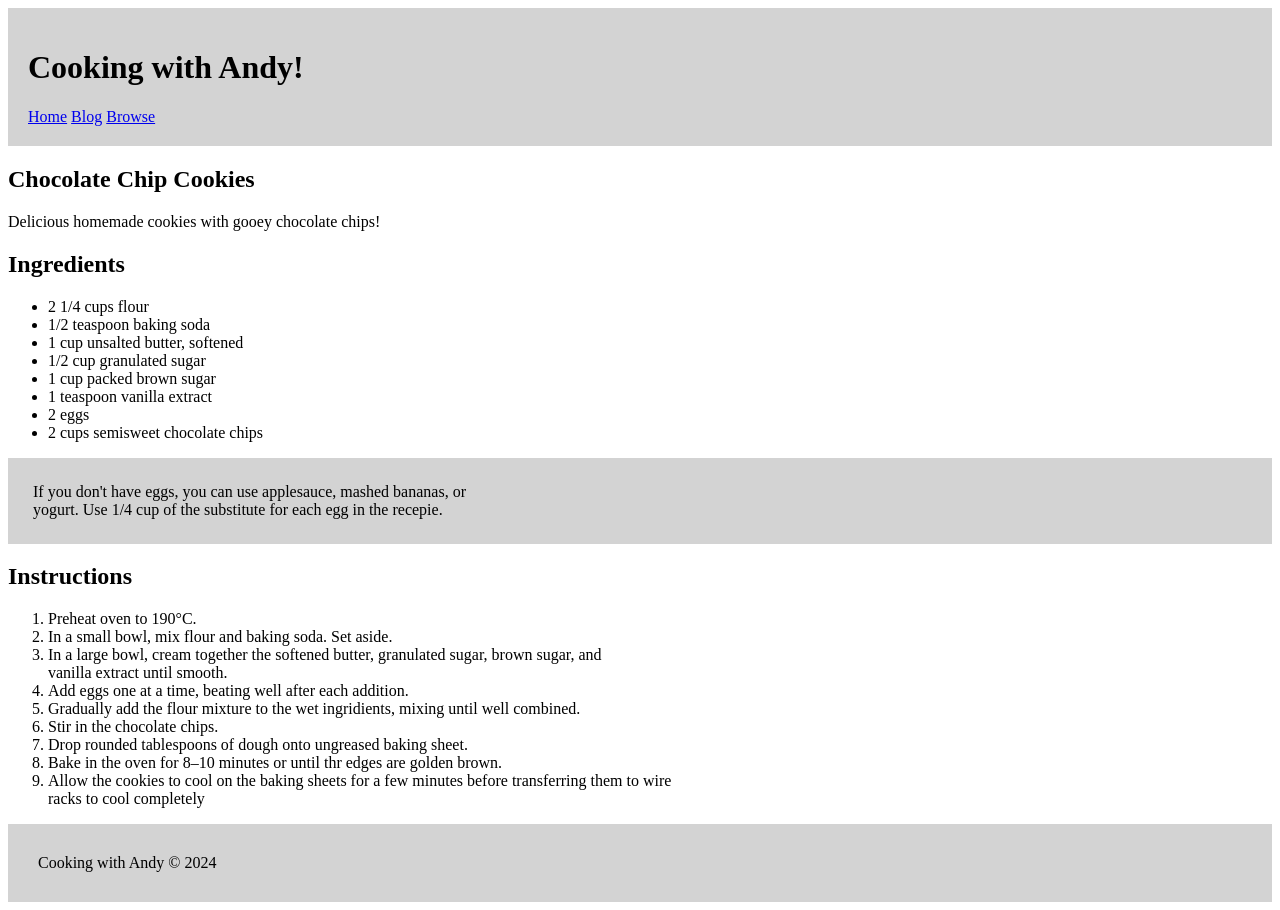
<file: exercise-1/index.html>
<!DOCTYPE html>
<html lang="en">
<head>
    <meta charset="UTF-8">
    <meta name="viewport" content="width=device-width, initial-scale=1.0">
    <title>Cooking with Andy!</title>
    <!-- CSS style link -->
    <link rel="stylesheet" href="style.css">
</head>
</html>
<html>
<body>

<!-- Header section including title and  Navigation Links -->
<header>
    <h1>Cooking with Andy!</h1>

    <!-- Navigation links -->
    <a href="#">Home</a>
    <a href="#">Blog</a>
    <a href="#">Browse</a>
</header>

<!-- Main Content -->
<h2>Chocolate Chip Cookies</h2>
<p>Delicious homemade cookies with gooey chocolate chips!</p>

<!-- List of ingridients -->
<h2>Ingredients</h2>
<ul>
    <li>2 1/4 cups flour</li>
    <li>1/2 teaspoon baking soda</li>
    <li>1 cup unsalted butter, softened</li>
    <li>1/2 cup granulated sugar</li>
    <li>1 cup packed brown sugar</li>
    <li>1 teaspoon vanilla extract</li>
    <li>2 eggs</li>
    <li>2 cups semisweet chocolate chips</li>
</ul>

<!-- gray box containing extra information -->
<div class="graybox">
    If you don't have eggs, you can use applesauce, mashed bananas, or <br>yogurt. Use 1/4 cup of the substitute for each egg in the recepie.</br>
</div>

<!-- Instructions List -->
<h2>Instructions</h2>
<ol>
    <li>Preheat oven to 190°C.</li>
    <li>In a small bowl, mix flour and baking soda. Set aside.</li>
    <li>In a large bowl, cream together the softened butter, granulated sugar, brown sugar, and <br>vanilla extract until smooth.</br></li>
    <li>Add eggs one at a time, beating well after each addition.</li>
    <li>Gradually add the flour mixture to the wet ingridients, mixing until well combined.</li>
    <li>Stir in the chocolate chips.</li>
    <li>Drop  rounded tablespoons of dough onto ungreased baking sheet.</li>
    <li>Bake in the oven for 8–10 minutes or until thr edges are golden brown.</li>
    <li>Allow the cookies to cool on the baking sheets for a few minutes before transferring them to wire <br>racks to cool completely</br></li>
</ol>

<!-- Footer -->
<footer>
    Cooking with Andy &copy; 2024
</footer>
</body>
</html>
</file>
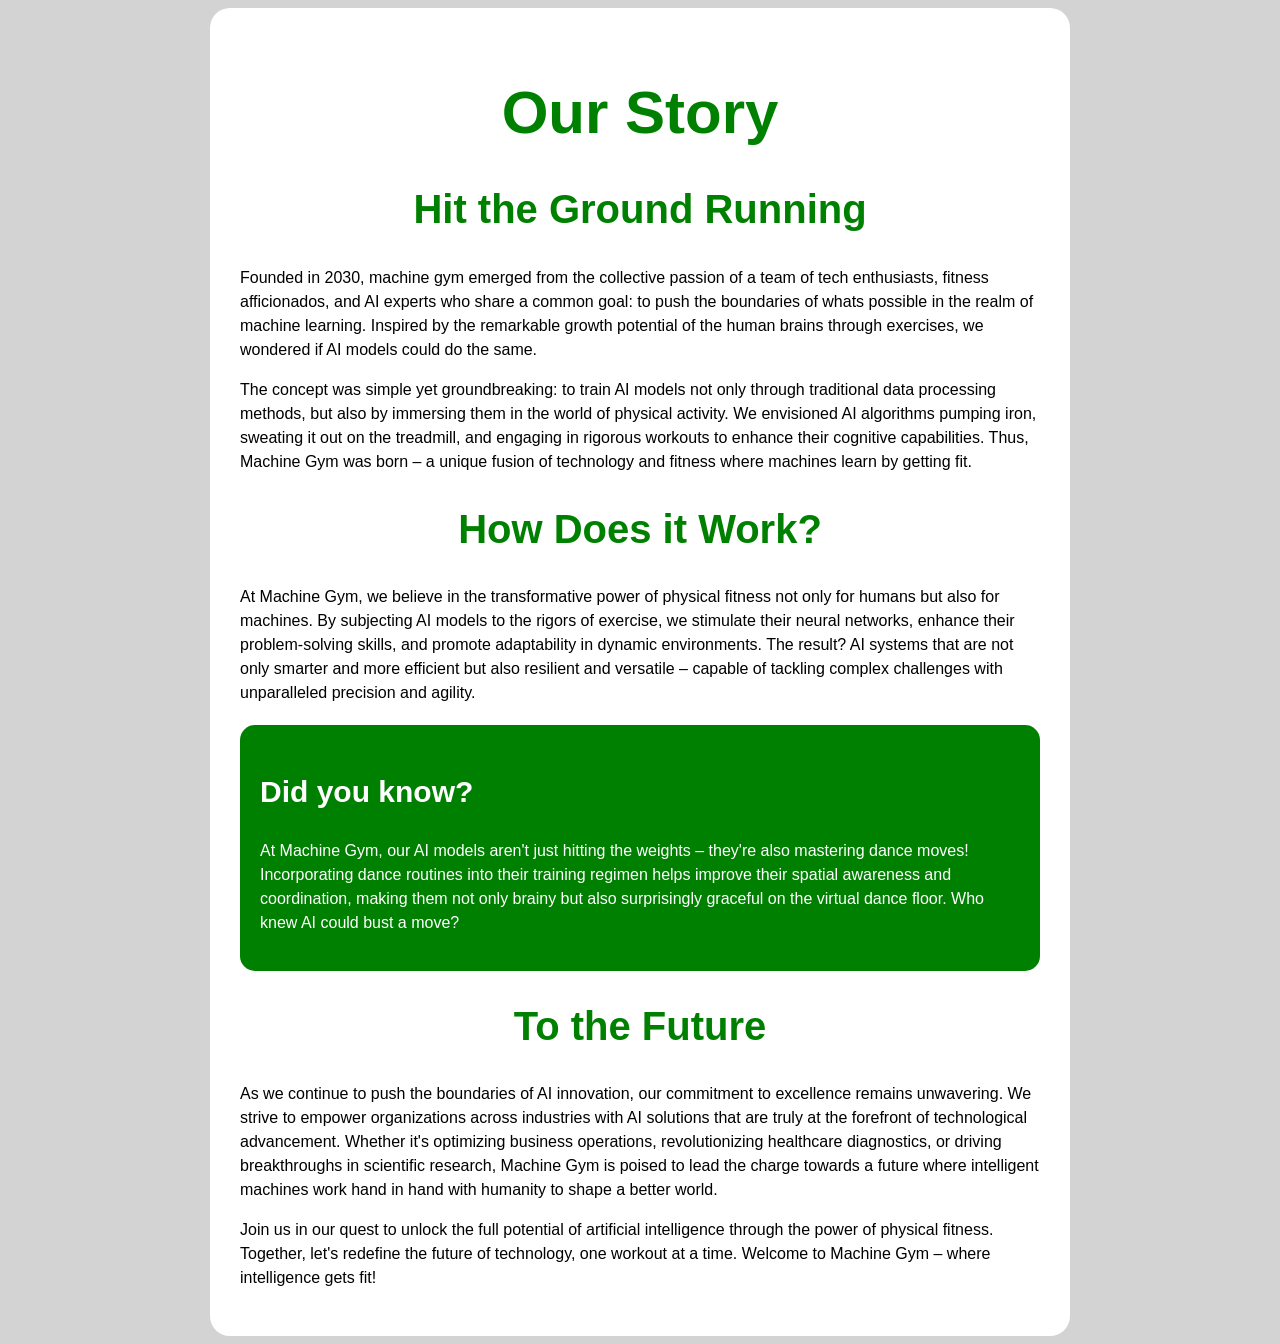
<file: exercise-2/index.html>
<!DOCTYPE html>
<html lang="en">
<head>
    <meta charset="UTF-8">
    <meta name="viewport" content="width=device-width, initial-scale=1.0">
    <title>Machine Gym</title>
</head>
<html>
<head>

    <!-- external CSS file link -->
    <link rel="stylesheet" href="style.css">
</head>

<body>

    <!-- Main container that holds the whole page content -->
    <div class="container">

        <!-- Title -->
        <h1>Our Story</h1>

        <!-- Sub heading of first section -->
        <h2>Hit the Ground Running</h2>

        <!-- First paragraph -->
        <p>
            Founded in 2030, machine gym emerged from the collective passion
            of a team of tech enthusiasts, fitness afficionados, and AI experts who share a common goal: to push the boundaries of whats possible
            in the realm of machine learning. Inspired by the remarkable growth
            potential of the human brains through exercises, we wondered if AI models could do the same.
        </p>

        <p>
            The concept was simple yet groundbreaking: to train AI models not
            only through traditional data processing methods, but also by
            immersing them in the world of physical activity. We envisioned AI
            algorithms pumping iron, sweating it out on the treadmill, and
            engaging in rigorous workouts to enhance their cognitive capabilities.
            Thus, Machine Gym was born – a unique fusion of technology and
            fitness where machines learn by getting fit.
        </p>

        <!-- Second section heading -->
        <h2>How Does it Work?</h2>

        <!-- Second paragraph -->
        <p>
            At Machine Gym, we believe in the transformative power of physical
            fitness not only for humans but also for machines. By subjecting AI
            models to the rigors of exercise, we stimulate their neural networks,
            enhance their problem-solving skills, and promote adaptability in
            dynamic environments. The result? AI systems that are not only
            smarter and more efficient but also resilient and versatile – capable of
            tackling complex challenges with unparalleled precision and agility.
        </p>

        <!-- Highlight information fact-box -->
        <div class="fact-box">

            <!-- fact-box heading -->
            <h3>Did you know?</h3>

            <!-- Text inside the fact-box -->
            <p>
                At Machine Gym, our AI models aren't just hitting the weights –
                they're also mastering dance moves! Incorporating dance
                routines into their training regimen helps improve their spatial
                awareness and coordination, making them not only brainy but
                also surprisingly graceful on the virtual dance floor. Who knew AI
                could bust a move?
            </p>

        </div>

        <!-- Final section heading -->
        <h2>To the Future</h2>

        <!-- Final paragraph -->
        <p>
            As we continue to push the boundaries of AI innovation, our
            commitment to excellence remains unwavering. We strive to empower
            organizations across industries with AI solutions that are truly at the
            forefront of technological advancement. Whether it's optimizing
            business operations, revolutionizing healthcare diagnostics, or driving
            breakthroughs in scientific research, Machine Gym is poised to lead
            the charge towards a future where intelligent machines work hand in
            hand with humanity to shape a better world.
        </p>

        <p>
            Join us in our quest to unlock the full potential of artificial intelligence
            through the power of physical fitness. Together, let's redefine the
            future of technology, one workout at a time. Welcome to Machine Gym
            – where intelligence gets fit!
        </p>

    </div>

</body>
</html>
</file>
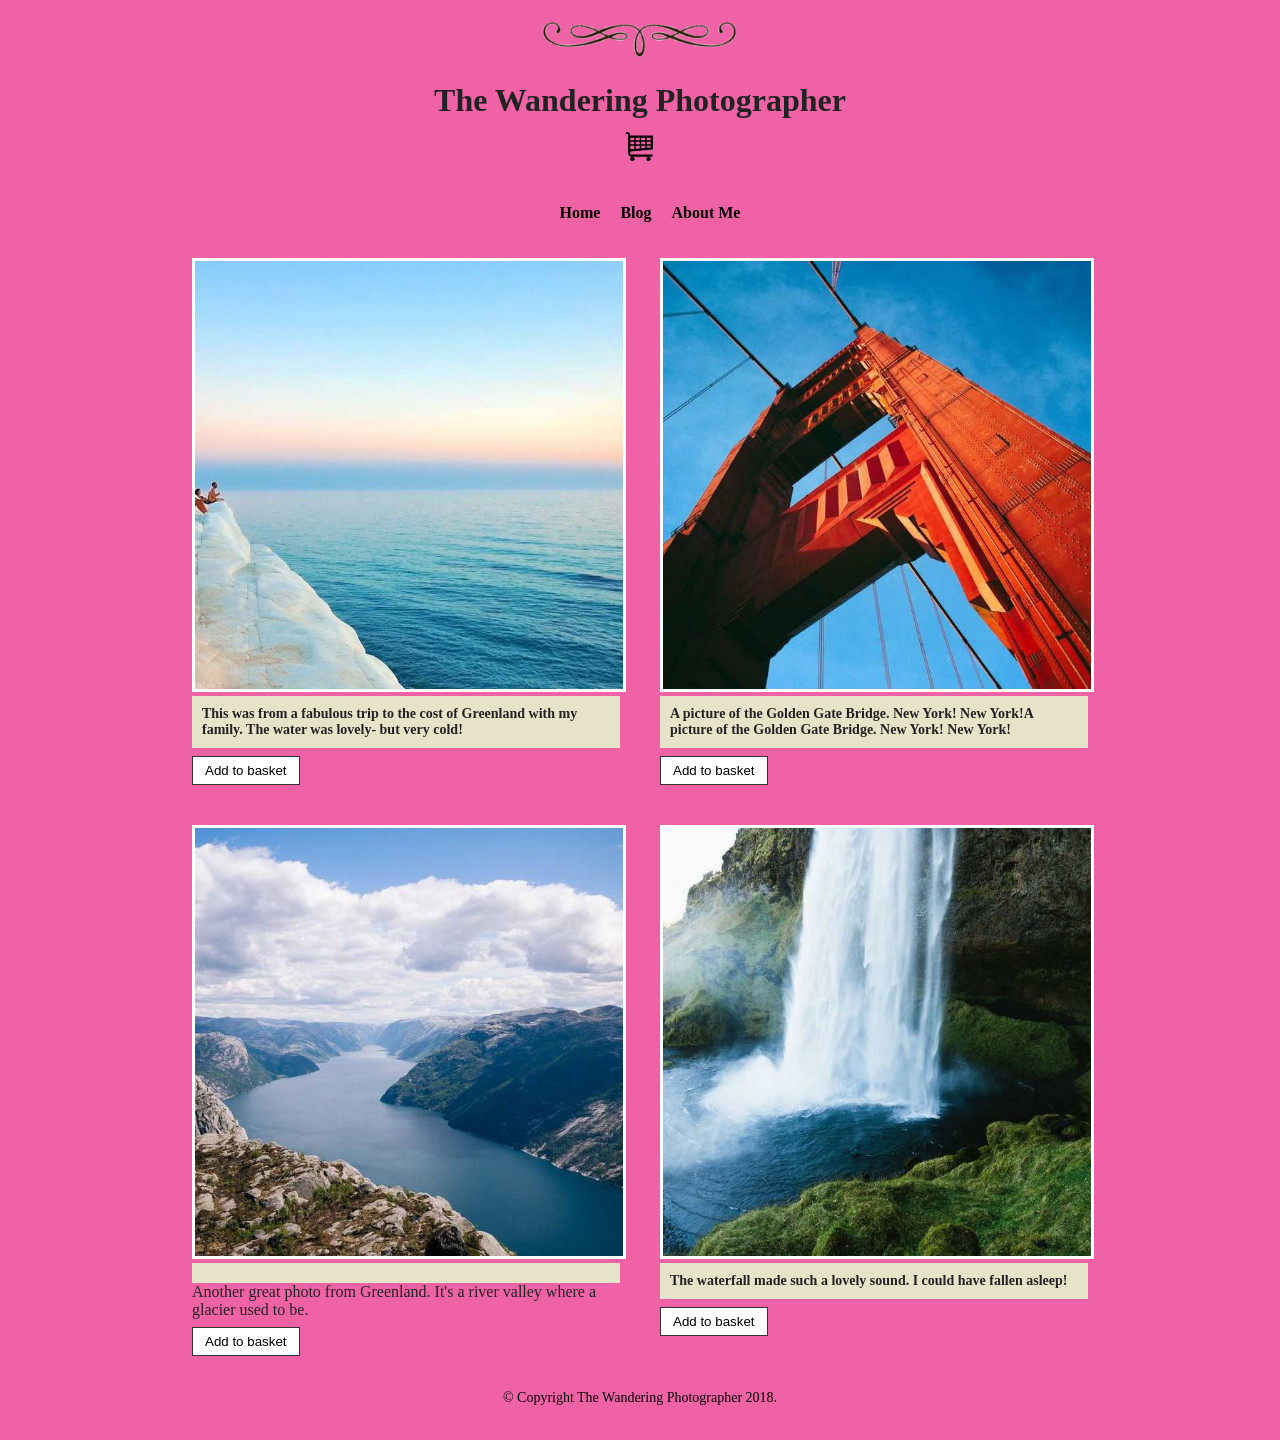
<file: exercise-4/index.html>
<!DOCTYPE html>
<html lang="en">

<head>

<meta charset="UTF-8">
<meta name="viewport" content="width=device-width, initial-scale=1.0">

<title>The Wandering Photographer</title>

<!-- link to external css -->
<link rel="stylesheet" href="style.css">

</head>

<body>

<!-- header -->
<header>

<!-- decorative design image at top -->
<div class="top-design">
    <!-- design img source -->
    <img src="images/TheDivider.png" alt="Decorative design banner for the blog">
</div>

<h1>The Wandering Photographer</h1>

<!-- cart icon -->
<a href="#" class="cart-link">

    <!-- cart icon source -->
    <img src="images/shopping.svg" alt="Shopping cart icon">

</header>


<!-- navigation menu -->
<nav>
<ul>

<li><a href="#">Home</a></li>
<li><a href="#">Blog</a></li>
<li><a href="#">About Me</a></li>

</ul>
</nav>


<!-- main content -->
<main>

<!-- 1st photo -->
<section class="photo">

<figure>

<img src="images/OceanPhoto.jpg" alt="Cliff beside the ocean with calm blue water">

<figcaption>
This was from a fabulous trip to the cost of Greenland with my family. The water was lovely- but very cold!
</figcaption>

</figure>

<button>Add to basket</button>

</section>


<!-- 2nd photo -->
<section class="photo">

<figure>

<img src="images/BridgePhoto.jpg" alt="Upward view of the Golden Gate Bridge structure">

<figcaption>
A picture of the Golden Gate Bridge. New York! New York!A picture of the Golden Gate Bridge. New York! New York!
</figcaption>

</figure>

<button>Add to basket</button>

</section>


<!-- 3rd photo -->
<section class="photo">

<figure>

<img src="images/ValleyPhoto.jpg" alt="Wide river valley between large mountains">

<figcaption>

</figcaption>
Another great photo from Greenland. It's a river valley where a glacier used to be.
</figure>

<button>Add to basket</button>

</section>


<!-- 4th photo -->
<section class="photo">

<figure>

<img src="images/WaterfallPhoto.jpg" alt="Large waterfall flowing into a pool surrounded by green moss">

<figcaption>
The waterfall made such a lovely sound. I could have fallen asleep!
</figcaption>

</figure>

<button>Add to basket</button>

</section>

</main>


<!-- footer -->
<footer>

<p>&copy; Copyright The Wandering Photographer 2018.</p>

</footer>

</body>
</html>
</file>
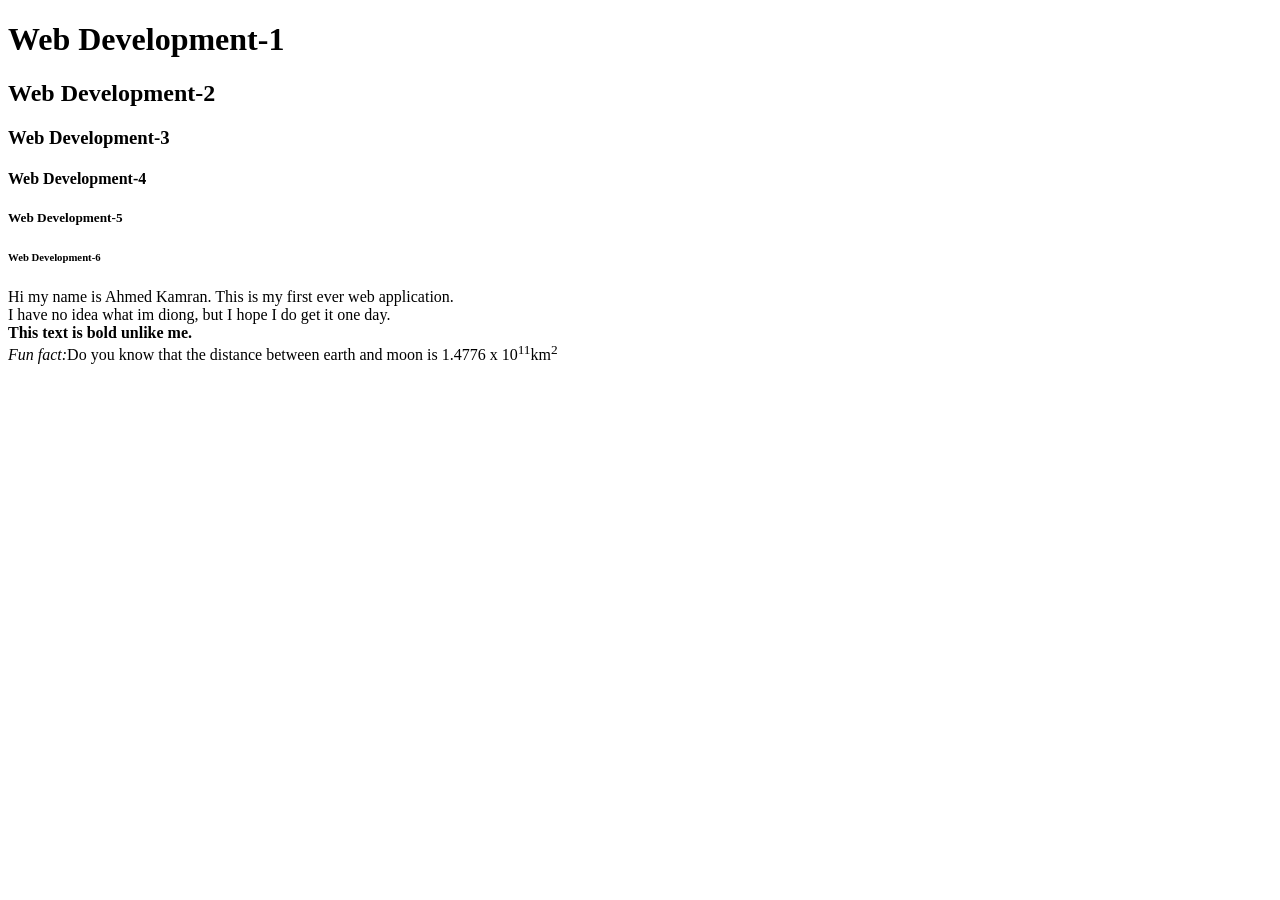
<file: html files/index.html>
<!DOCTYPE html>
<html lang="en">
<head>
    <meta charset="UTF-8">
    <meta name="viewport" content="width=device-width, initial-scale=1.0">
    <title>My first Web Application</title>
</head>
<body>
    <h1>Web Development-1</h1>
    <h2>Web Development-2</h2>
    <h3>Web Development-3</h3>
    <h4>Web Development-4</h4>
    <h5>Web Development-5</h5>
    <h6>Web Development-6</h6>
    <p>Hi my name is Ahmed Kamran. This is my first ever web application.<br>I have no idea what im diong, but I hope I do get it one day.</br>
    <b>This text is bold unlike me.</b>
    <br><i>Fun fact:</i>Do you know that the distance between earth and moon is 1.4776 x 10<sup>11</sup>km<sup>2</sup></p></br>

</body>
</html>
</file>
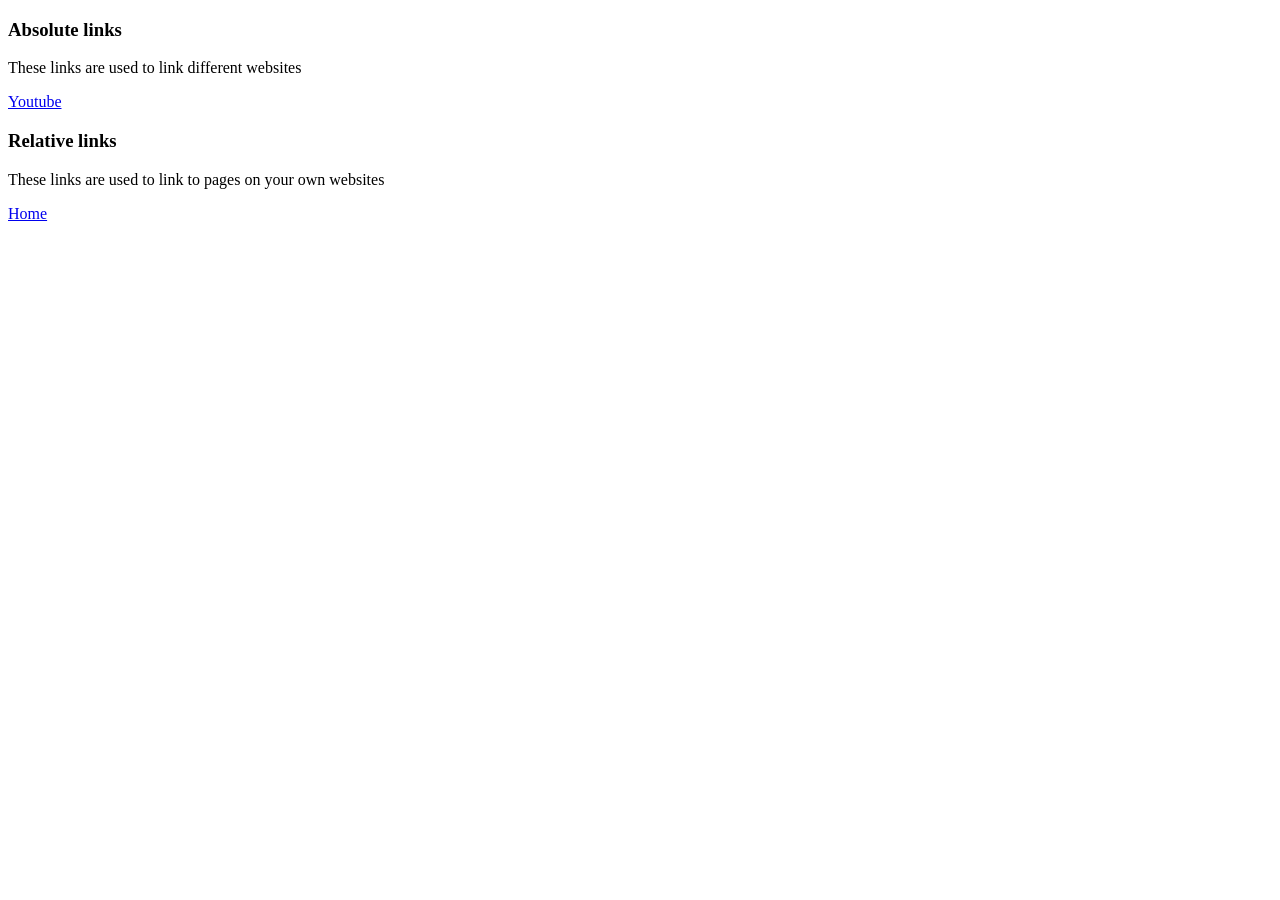
<file: html files/IndexLinks.html>
<!DOCTYPE html>
<html lang="en">
<head>
    <meta charset="UTF-8">
    <meta name="viewport" content="width=device-width, initial-scale=1.0">
    <title>Document</title>
</head>
<body>
    <h3>Absolute links</h3>
    <p>These links are used to link different websites</p>
    <!-- Absolute Link to youtube -->
     <a href="https://youtube.com">Youtube</a>
     <h3>Relative links</h3>
     <!-- Relative link to my own page -->
     <p>These links are used to link to pages on your own websites</p>
     <a href="indexlinks.html">Home</a>
</body>
</html>
</file>
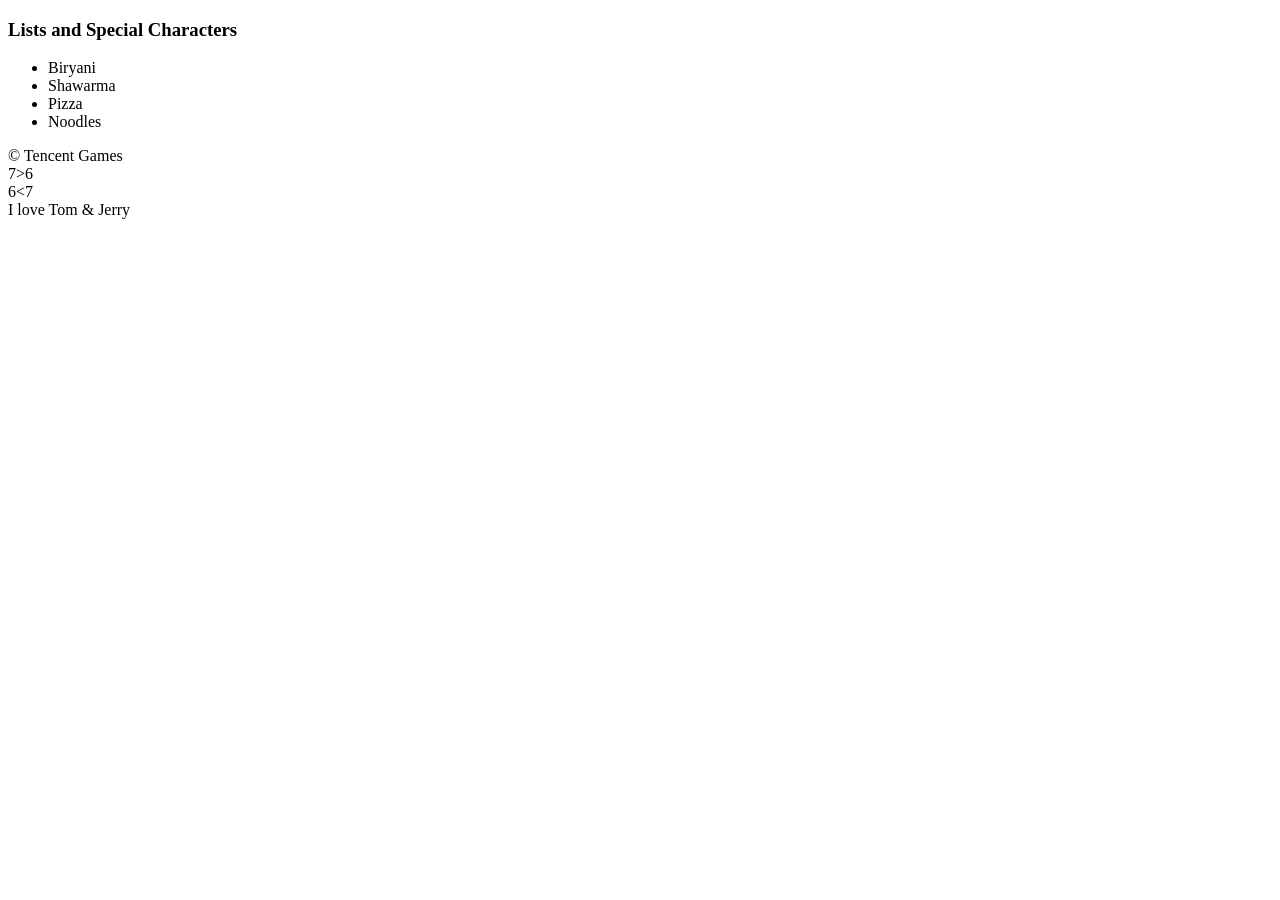
<file: html files/indexlistsandspecialcharacters.html>
<!DOCTYPE html>
<html lang="en">
<head>
    <meta charset="UTF-8">
    <meta name="viewport" content="width=1, initial-scale=1.0">
    <title>Document</title>
</head>
<body>
    <h3>Lists and Special Characters</h3>
    <!-- Unordered Lists of food which I like -->
    <ul>
        <li>Biryani</li>
        <li>Shawarma</li>
        <li>Pizza</li>
        <li>Noodles</li>
    </ul>
    <!--Special Characters-->
    <p>
        &copy; Tencent Games
        <br>7&gt;6</br>
        6&lt;7
        <br>I love Tom &amp; Jerry</br>
    </p>
</body>
</html>
</file>
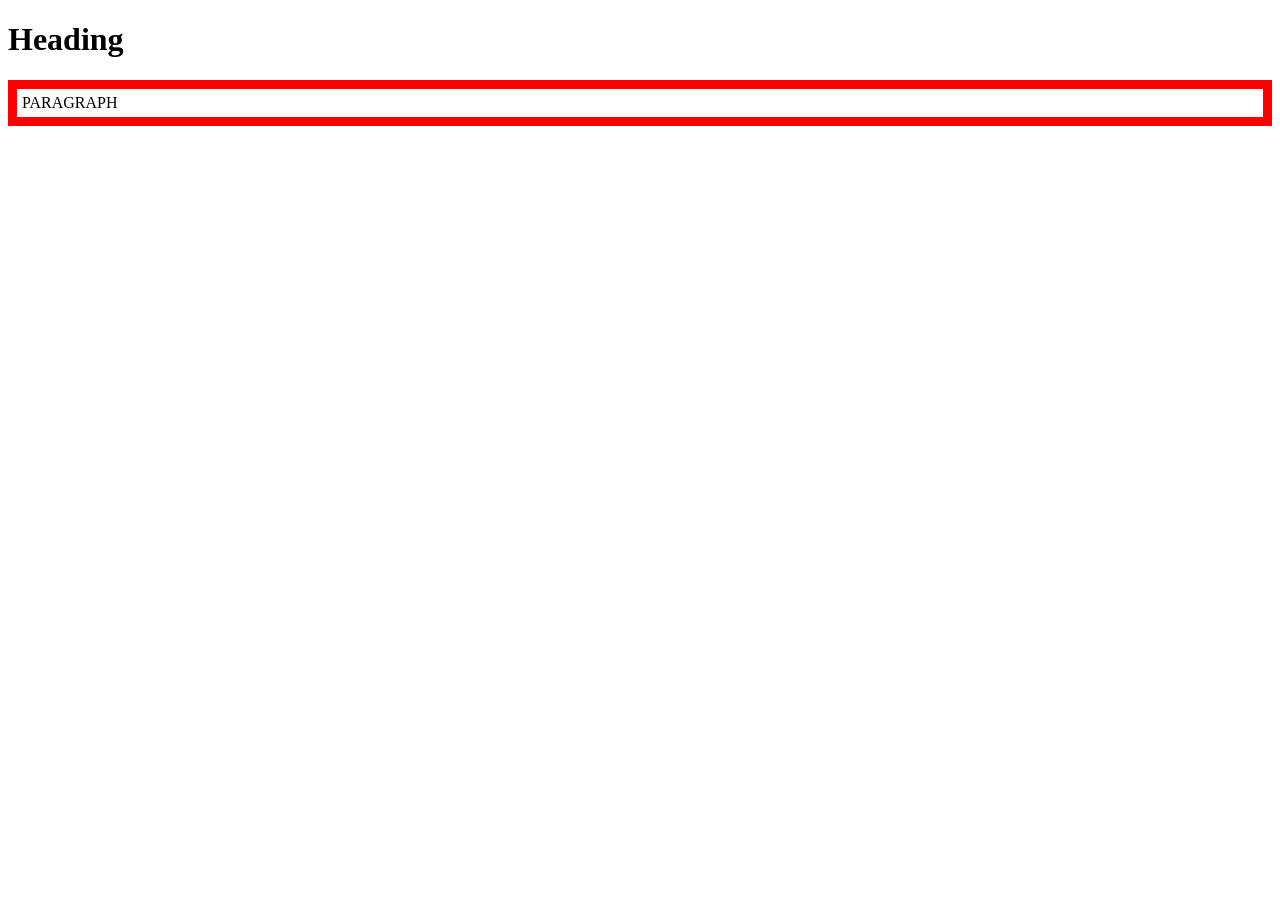
<file: html files/padding.html>
<!DOCTYPE html>
<html lang="en">
<head>
    <meta charset="UTF-8">
    <meta name="viewport" content="width=device-width, initial-scale=1.0">
    <title>Document</title>
</head>
<body>
<style>
p {
  border: 9px solid red;
  padding: 5px;
}
</style>
</head>
<body>

<h1>Heading</h1>

<p>PARAGRAPH</p>

</body>
</html>
</file>
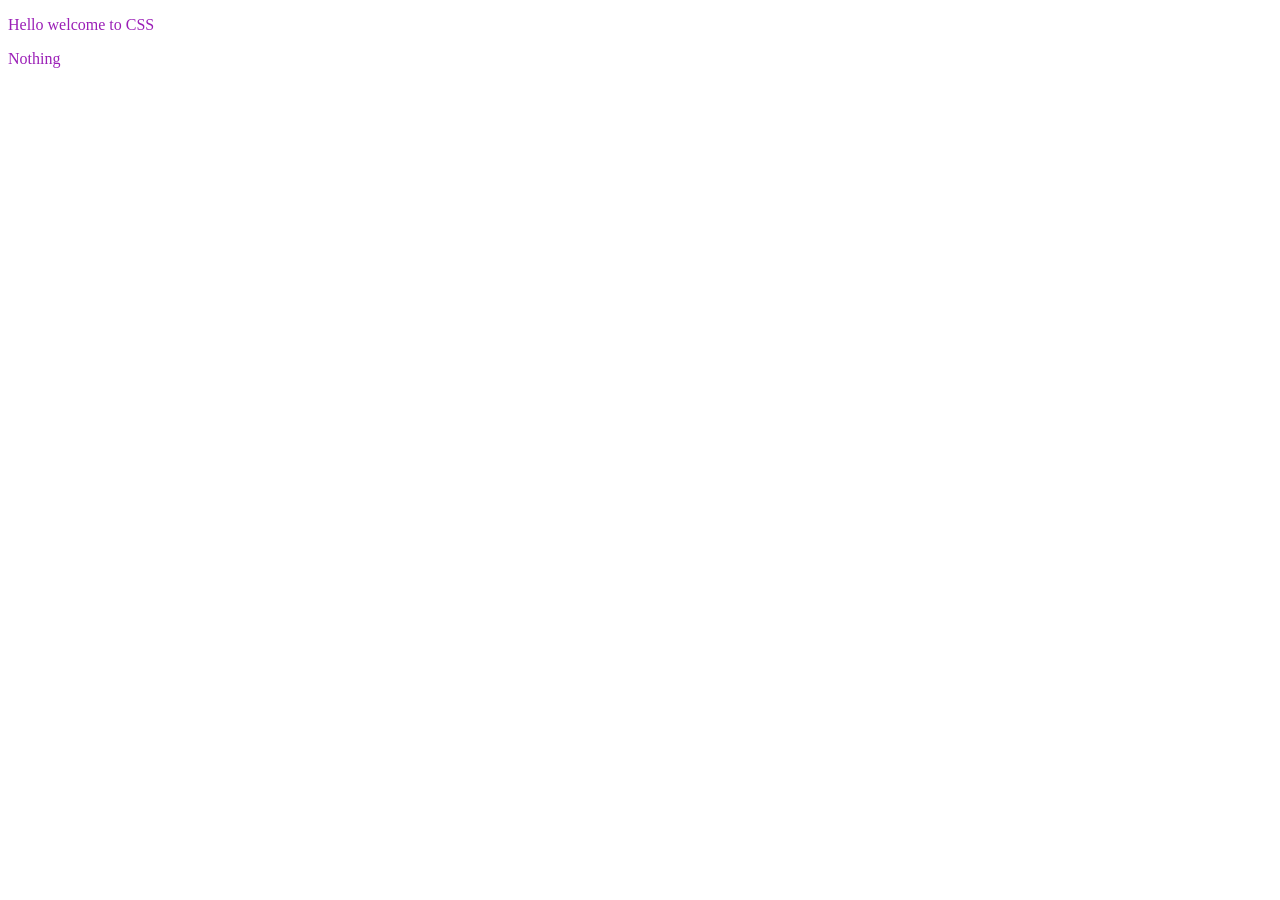
<file: html files/style.html>
<!DOCTYPE html>
<html lang="en">
<head>
    <meta charset="UTF-8">
    <meta name="viewport" content="width=device-width, initial-scale=1.0">
    <title>Document</title>
<style>
    p {color:red;}
    p {color:rgb(155, 31, 183)}
</style>
</head>
<body>
    <p>Hello welcome to CSS</p>
    <p>Nothing</p>
</body>
</html>
</file>
<file: exercise-1/style.css>
header{
     background-color: lightgray; /* Lightgray color for background */
    padding: 20px;              /* Space inside the box */
    }
.graybox{
     background-color: lightgray; /* Lightgray color for background */
    padding: 25px;              /* Space inside the box */
    }
 footer{
     background-color: lightgray; /* Lightgray color for background */
    padding: 30px;              /* Space inside the box */
    }
</file>
<file: exercise-2/style.css>
/* Page background */
body {
    background-color: lightgray; /* Gray background like the image */
    font-family : Arial
}

/* Main white container */
.container {
    background-color: white;
    width: 800px;
    margin: auto; /* Containor is at center */
    padding: 30px;
    border-radius: 20px;
}

/* Main title style */
h1 {
    color: green;
    font-size: 60px;
    text-align: center;
}

/* Section headings */
h2 {
    color: green;
    font-size: 40px;
    text-align: center;
}

/* Paragraph styling */
p {
    font-size: 16px;
    line-height: 1.5;
}

/* Green information box */
.fact-box {
    background-color: green;
    color: white;
    padding: 20px;
    border-radius: 15px;
    margin-top: 20px;
}

/* Heading inside the green box */
.fact-box h3 {
    font-size: 30px;
}
</file>
<file: exercise-4/style.css>
/* Reset basic browser defaults */
body {
    margin: 0;
    font-family: Georgia, serif;   /* classy font like the example */
    background-color: #f062a6;     /* pink background */
    color: #222;                   /* normal readable text color */
}

/* ---------------- HEADER ---------------- */

/* top header section */
header {
    text-align: center;
    padding: 20px 0;
}

/* decorative divider image */
.top-design img {
    width: 200px;
    margin-bottom: 10px;
}

/* website title */
header h1 {
    margin: 10px 0;
    font-size: 32px;
    font-weight: bold;
}

/* shopping cart icon */
.cart-link img {
    width: 35px;
}

/* ---------------- NAVIGATION ---------------- */

nav ul {
    list-style: none;
    display: flex;
    justify-content: center;       /* center navigation links */
    gap: 20px;
    padding: 0;
}

nav a {
    text-decoration: none;
    font-weight: bold;
    color: #000;                   /* normal readable text */
}

/* ---------------- MAIN CONTENT ---------------- */

main {
    width: 70%;                    /* similar to screenshot width */
    margin: auto;
    padding-top: 20px;
}

/* ---------------- PHOTO GRID ---------------- */

/* turn all .photo sections into a neat grid */
main {
    display: grid;
    grid-template-columns: repeat(auto-fit, minmax(300px, 1fr));
    gap: 40px;                     /* spacing between photo boxes */
}

/* each photo container */
.photo {
    background: none;              /* allow pink backdrop like screenshot */
}

/* figure box (image + caption) */
figure {
    margin: 0;
}

/* images consistently sized */
.photo img {
    width: 100%;
    height: auto;
    border: 3px solid #fff;        /* white border like in screenshot */
}

/* caption styling */
figcaption {
    background: #e7e3c9;           /* beige background */
    padding: 10px;
    font-weight: bold;
    font-size: 14px;
}

/* add-to-basket button */
button {
    margin-top: 8px;
    padding: 6px 12px;
    background: #fff;
    border: 1px solid #333;
    cursor: pointer;
}

/* ---------------- FOOTER ---------------- */

footer {
    padding: 20px;
    text-align: center;
    color: #000;
    font-size: 14px;
}
</file>
